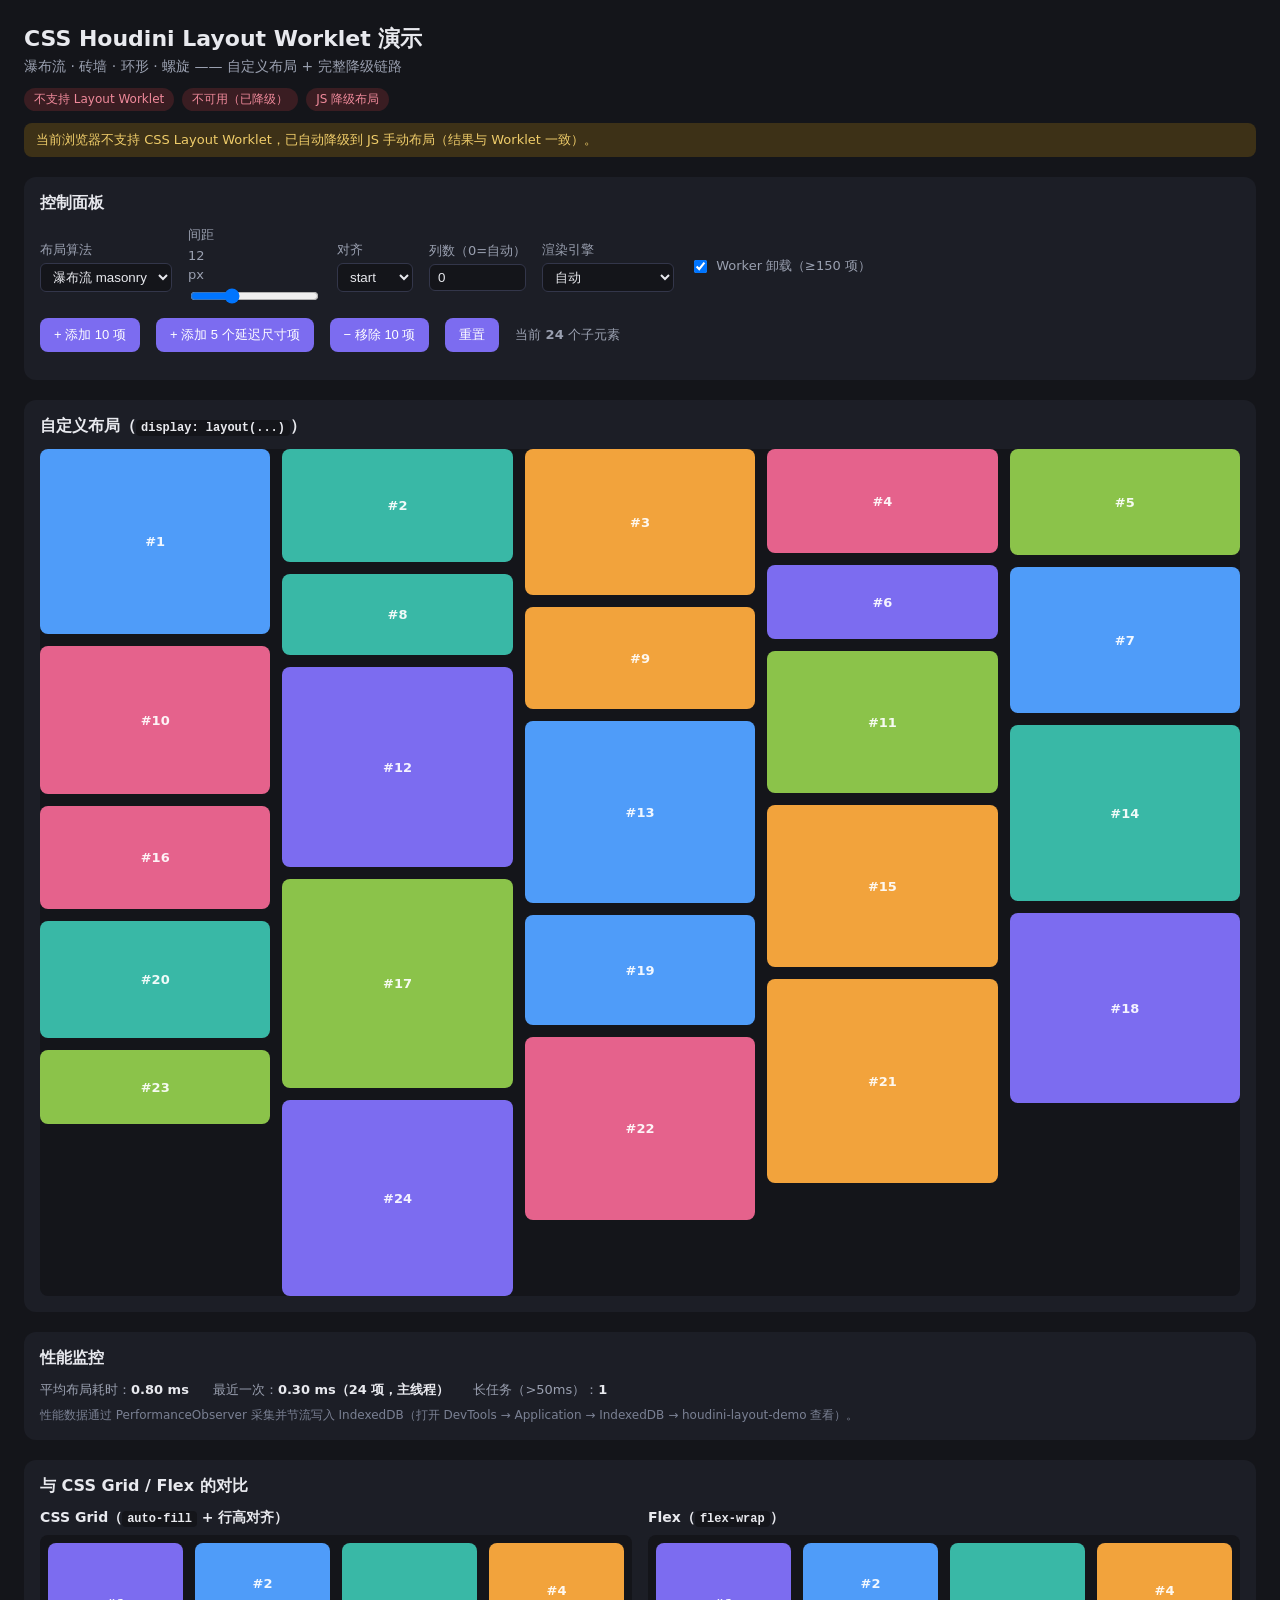
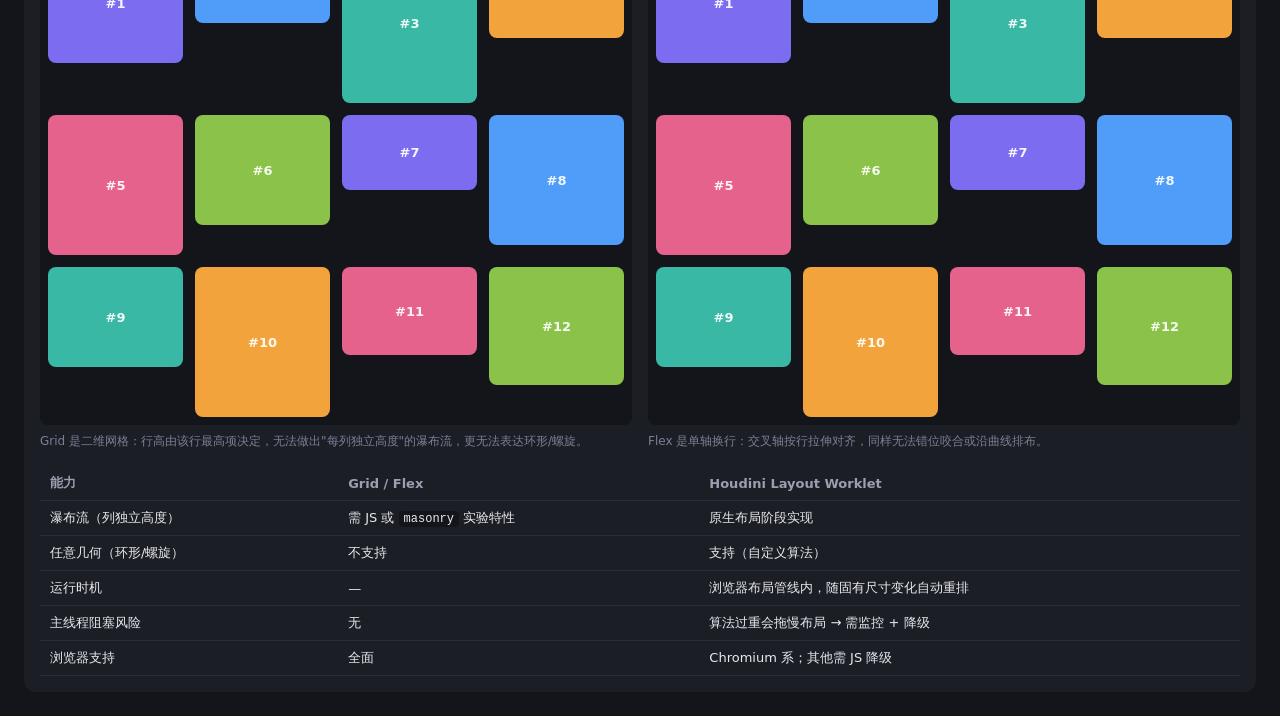
<file: index.html>
<!DOCTYPE html>
<html lang="zh-CN">
<head>
  <meta charset="UTF-8">
  <meta name="viewport" content="width=device-width, initial-scale=1.0">
  <title>CSS Houdini Layout Worklet 演示</title>
  <link rel="stylesheet" href="styles.css">
</head>
<body>
  <header>
    <h1>CSS Houdini Layout Worklet 演示</h1>
    <p class="subtitle">瀑布流 · 砖墙 · 环形 · 螺旋 —— 自定义布局 + 完整降级链路</p>
    <div class="status-bar">
      <span class="status" id="status-support">检测中…</span>
      <span class="status" id="status-worklet">检测中…</span>
      <span class="status" id="status-mode">—</span>
    </div>
  </header>

  <div id="alerts"></div>

  <section class="panel">
    <h2>控制面板</h2>
    <div class="controls">
      <label>布局算法
        <select id="layout-type">
          <option value="masonry">瀑布流 masonry</option>
          <option value="brick">砖墙 brick</option>
          <option value="ring">环形 ring</option>
          <option value="spiral">螺旋 spiral</option>
        </select>
      </label>
      <label>间距 <span id="gap-value">12</span>px
        <input type="range" id="gap" min="0" max="40" value="12">
      </label>
      <label>对齐
        <select id="align">
          <option value="start">start</option>
          <option value="center">center</option>
          <option value="end">end</option>
        </select>
      </label>
      <label>列数（0=自动）
        <input type="number" id="columns" min="0" max="8" value="0">
      </label>
      <label>渲染引擎
        <select id="engine">
          <option value="auto">自动</option>
          <option value="houdini">Houdini Worklet</option>
          <option value="fallback">JS 降级</option>
        </select>
      </label>
      <label class="checkbox">
        <input type="checkbox" id="use-worker" checked> Worker 卸载（&ge;150 项）
      </label>
    </div>
    <div class="controls">
      <button id="add">+ 添加 10 项</button>
      <button id="add-late">+ 添加 5 个延迟尺寸项</button>
      <button id="remove">− 移除 10 项</button>
      <button id="reset">重置</button>
      <span class="count">当前 <strong id="count">0</strong> 个子元素</span>
    </div>
  </section>

  <section class="panel">
    <h2>自定义布局（<code>display: layout(...)</code>）</h2>
    <div id="demo"></div>
  </section>

  <section class="panel">
    <h2>性能监控</h2>
    <div class="perf">
      <span>平均布局耗时：<strong id="perf-avg">—</strong></span>
      <span>最近一次：<strong id="perf-last">—</strong></span>
      <span>长任务（&gt;50ms）：<strong id="perf-longtasks">0</strong></span>
    </div>
    <p class="note">性能数据通过 PerformanceObserver 采集并节流写入 IndexedDB（打开 DevTools → Application → IndexedDB → houdini-layout-demo 查看）。</p>
  </section>

  <section class="panel">
    <h2>与 CSS Grid / Flex 的对比</h2>
    <div class="compare">
      <div>
        <h3>CSS Grid（<code>auto-fill</code> + 行高对齐）</h3>
        <div id="compare-grid" class="compare-box"></div>
        <p class="note">Grid 是二维网格：行高由该行最高项决定，无法做出"每列独立高度"的瀑布流，更无法表达环形/螺旋。</p>
      </div>
      <div>
        <h3>Flex（<code>flex-wrap</code>）</h3>
        <div id="compare-flex" class="compare-box"></div>
        <p class="note">Flex 是单轴换行：交叉轴按行拉伸对齐，同样无法错位咬合或沿曲线排布。</p>
      </div>
    </div>
    <table class="diff">
      <thead>
        <tr><th>能力</th><th>Grid / Flex</th><th>Houdini Layout Worklet</th></tr>
      </thead>
      <tbody>
        <tr><td>瀑布流（列独立高度）</td><td>需 JS 或 <code>masonry</code> 实验特性</td><td>原生布局阶段实现</td></tr>
        <tr><td>任意几何（环形/螺旋）</td><td>不支持</td><td>支持（自定义算法）</td></tr>
        <tr><td>运行时机</td><td>—</td><td>浏览器布局管线内，随固有尺寸变化自动重排</td></tr>
        <tr><td>主线程阻塞风险</td><td>无</td><td>算法过重会拖慢布局 → 需监控 + 降级</td></tr>
        <tr><td>浏览器支持</td><td>全面</td><td>Chromium 系；其他需 JS 降级</td></tr>
      </tbody>
    </table>
  </section>

  <script type="module" src="main.js"></script>
</body>
</html>
</file>
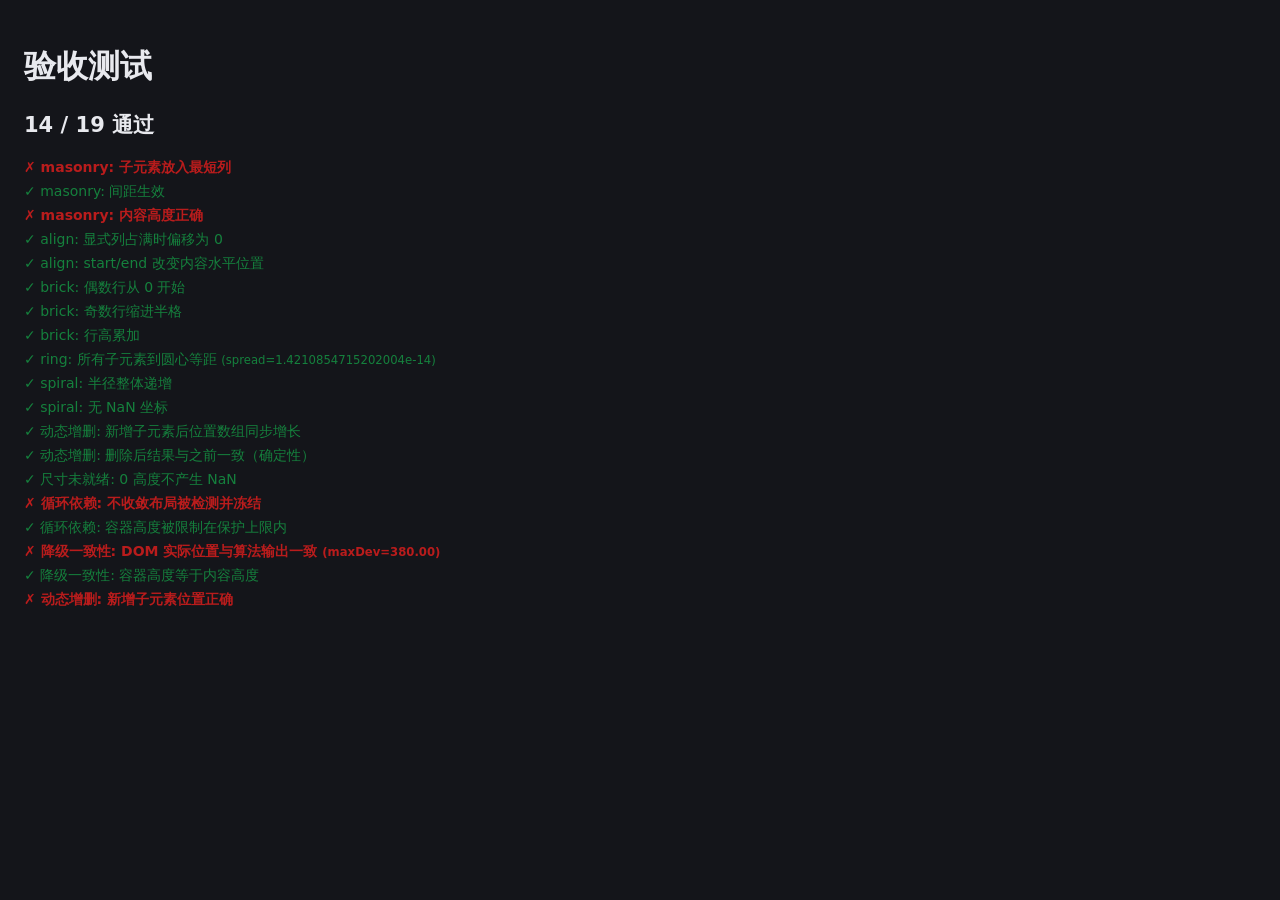
<file: test.html>
<!doctype html>
<html lang="zh-CN">
<head>
<meta charset="utf-8">
<title>Houdini Layout 验收测试</title>
<link rel="stylesheet" href="styles.css">
<style>
  body { padding: 24px; }
  #test-results { max-width: 720px; font-size: 14px; }
  #test-results .pass { color: #15803d; padding: 3px 0; }
  #test-results .fail { color: #b91c1c; padding: 3px 0; font-weight: 600; }
</style>
</head>
<body>
<h1>验收测试</h1>
<div id="test-results">运行中…</div>
<script src="js/layout-algorithms.js"></script>
<script src="js/fallback.js"></script>
<script src="js/tests.js"></script>
</body>
</html>
</file>
<file: styles.css>
* { box-sizing: border-box; }

body {
  margin: 0;
  padding: 24px;
  font-family: system-ui, "PingFang SC", "Microsoft YaHei", sans-serif;
  background: #14151a;
  color: #e8e9ee;
}

header h1 { margin: 0 0 4px; font-size: 22px; }
.subtitle { margin: 0 0 12px; color: #9aa0b0; font-size: 14px; }

.status-bar { display: flex; gap: 8px; flex-wrap: wrap; }
.status {
  padding: 3px 10px;
  border-radius: 999px;
  font-size: 12px;
  background: #2a2c36;
  color: #9aa0b0;
}
.status.ok { background: #1d3a2a; color: #6fd69a; }
.status.bad { background: #3a1d22; color: #f08a9b; }

#alerts { margin: 12px 0 0; }
.alert {
  padding: 8px 12px;
  border-radius: 8px;
  margin-bottom: 8px;
  font-size: 13px;
}
.alert-info { background: #1f2a44; color: #9ec1ff; }
.alert-warn { background: #3d3117; color: #f0cd6a; }
.alert-error { background: #3a1d22; color: #f08a9b; }

.panel {
  margin-top: 20px;
  padding: 16px;
  background: #1c1e26;
  border-radius: 12px;
}
.panel h2 { margin: 0 0 12px; font-size: 16px; }
.panel h3 { margin: 0 0 8px; font-size: 14px; }

.controls {
  display: flex;
  gap: 16px;
  flex-wrap: wrap;
  align-items: center;
  margin-bottom: 12px;
}
.controls label { display: flex; flex-direction: column; gap: 4px; font-size: 13px; color: #9aa0b0; }
.controls label.checkbox { flex-direction: row; align-items: center; gap: 6px; }
.controls select, .controls input[type="number"] {
  background: #14151a;
  color: #e8e9ee;
  border: 1px solid #33364a;
  border-radius: 6px;
  padding: 5px 8px;
}
.controls button {
  background: #7c6cf0;
  color: #fff;
  border: 0;
  border-radius: 8px;
  padding: 8px 14px;
  cursor: pointer;
  font-size: 13px;
}
.controls button:hover { background: #8d7ef5; }
.count { font-size: 13px; color: #9aa0b0; }

/* 演示容器：Houdini 模式下 display 由 JS 设置为 layout(<type>) */
#demo {
  width: 100%;
  min-height: 60px;
  background: #14151a;
  border-radius: 8px;
  padding: 0;
}

.item {
  height: var(--h, 100px);
  border-radius: 8px;
  display: flex;
  align-items: center;
  justify-content: center;
  font-size: 13px;
  font-weight: 600;
  color: rgba(255, 255, 255, 0.92);
  overflow: hidden;
}
/* 尺寸未就绪：高度为 0，布局层使用占位尺寸 */
.item.not-ready {
  height: 0;
  min-height: 0;
  border: 1px dashed #666;
  color: #999;
  background: transparent;
}
/* 默认固定项宽：ring/spiral 在两种模式下都使用它，保证降级结果一致；
   masonry/brick 由 Worklet 的 fixedInlineSize 或降级 JS 的内联 width 覆盖。 */
#demo .item { width: 120px; }

.perf { display: flex; gap: 24px; flex-wrap: wrap; font-size: 13px; color: #9aa0b0; }
.perf strong { color: #e8e9ee; }
.note { font-size: 12px; color: #7a8093; margin: 8px 0 0; }

.compare { display: grid; grid-template-columns: 1fr 1fr; gap: 16px; }
@media (max-width: 800px) { .compare { grid-template-columns: 1fr; } }

.compare-box { background: #14151a; border-radius: 8px; padding: 8px; min-height: 120px; }
.compare-box .item { margin-bottom: 0; }

#compare-grid {
  display: grid;
  grid-template-columns: repeat(auto-fill, minmax(120px, 1fr));
  gap: 12px;
}
#compare-flex {
  display: flex;
  flex-wrap: wrap;
  gap: 12px;
  align-items: stretch;
}
#compare-flex .item { flex: 1 1 120px; }

.diff {
  width: 100%;
  margin-top: 16px;
  border-collapse: collapse;
  font-size: 13px;
}
.diff th, .diff td {
  text-align: left;
  padding: 8px 10px;
  border-bottom: 1px solid #2a2c36;
}
.diff th { color: #9aa0b0; font-weight: 600; }
code {
  background: #14151a;
  padding: 1px 5px;
  border-radius: 4px;
  font-size: 12px;
}
</file>
